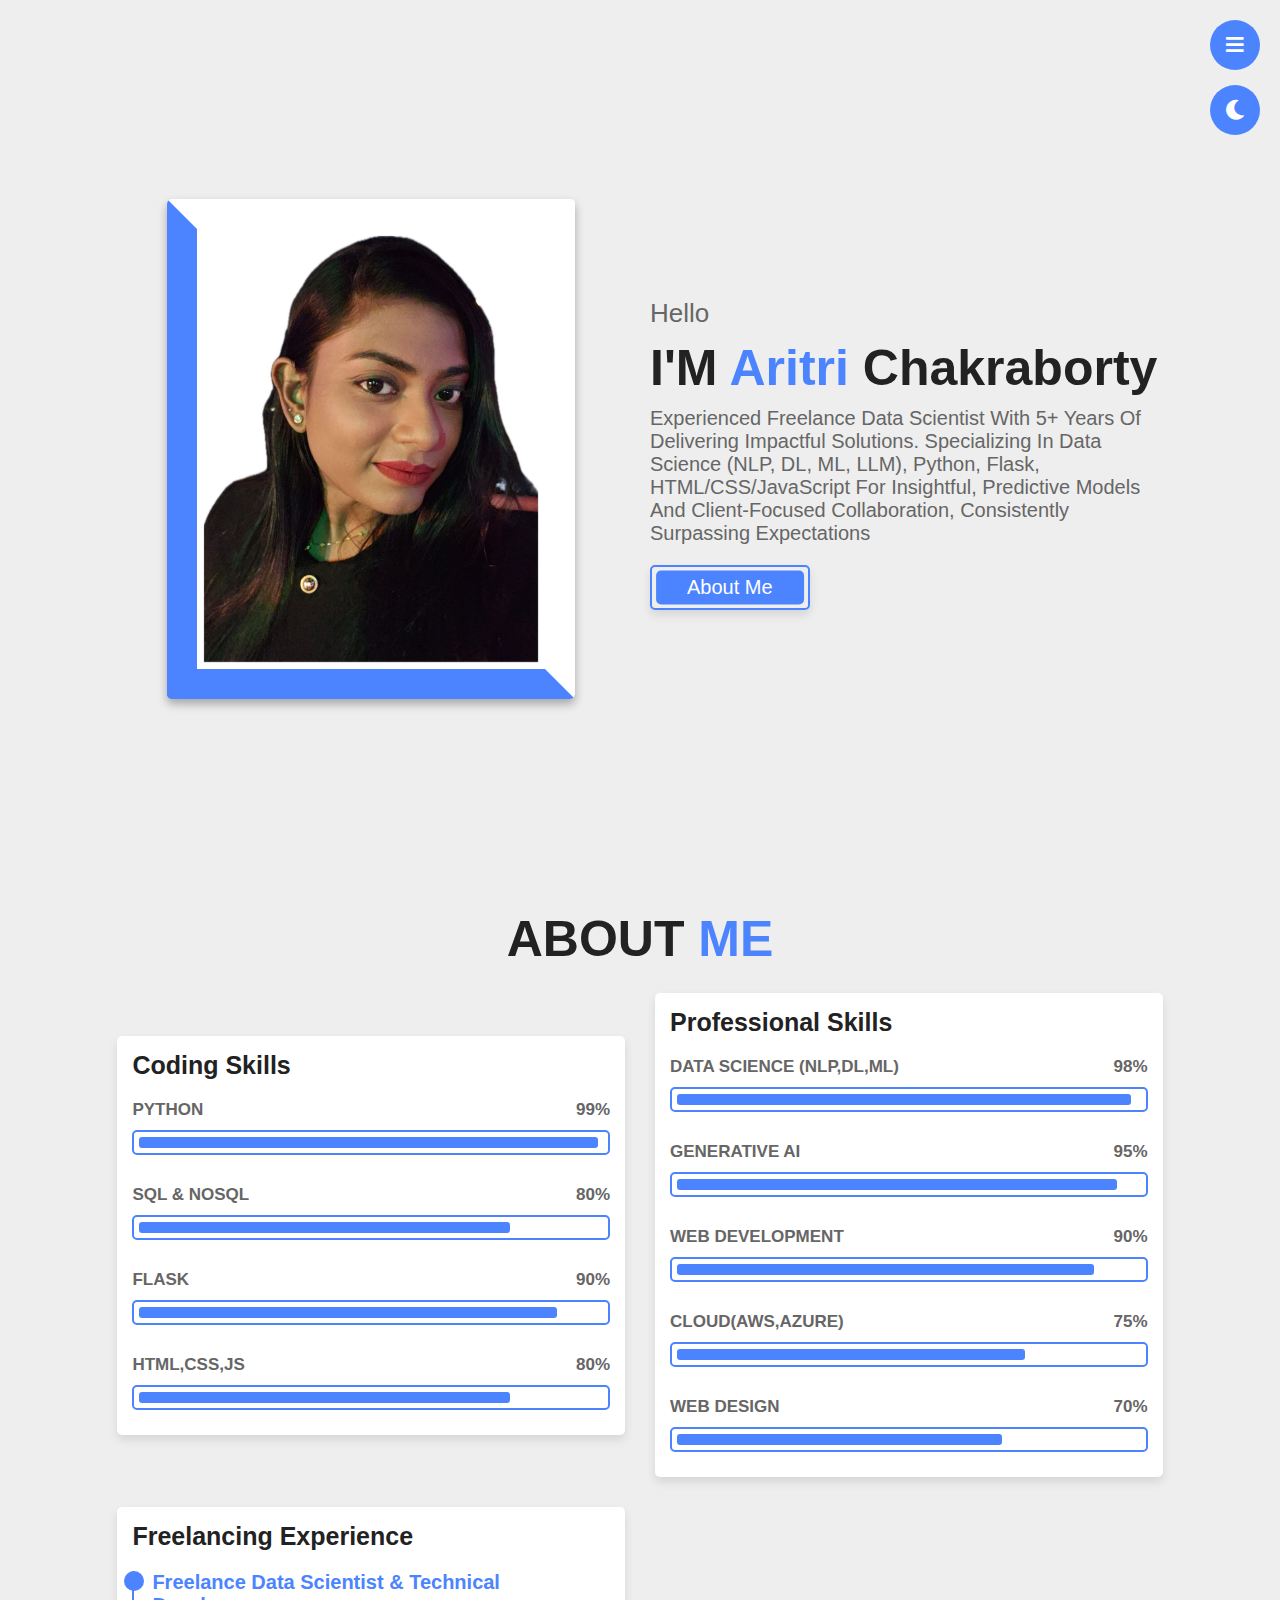
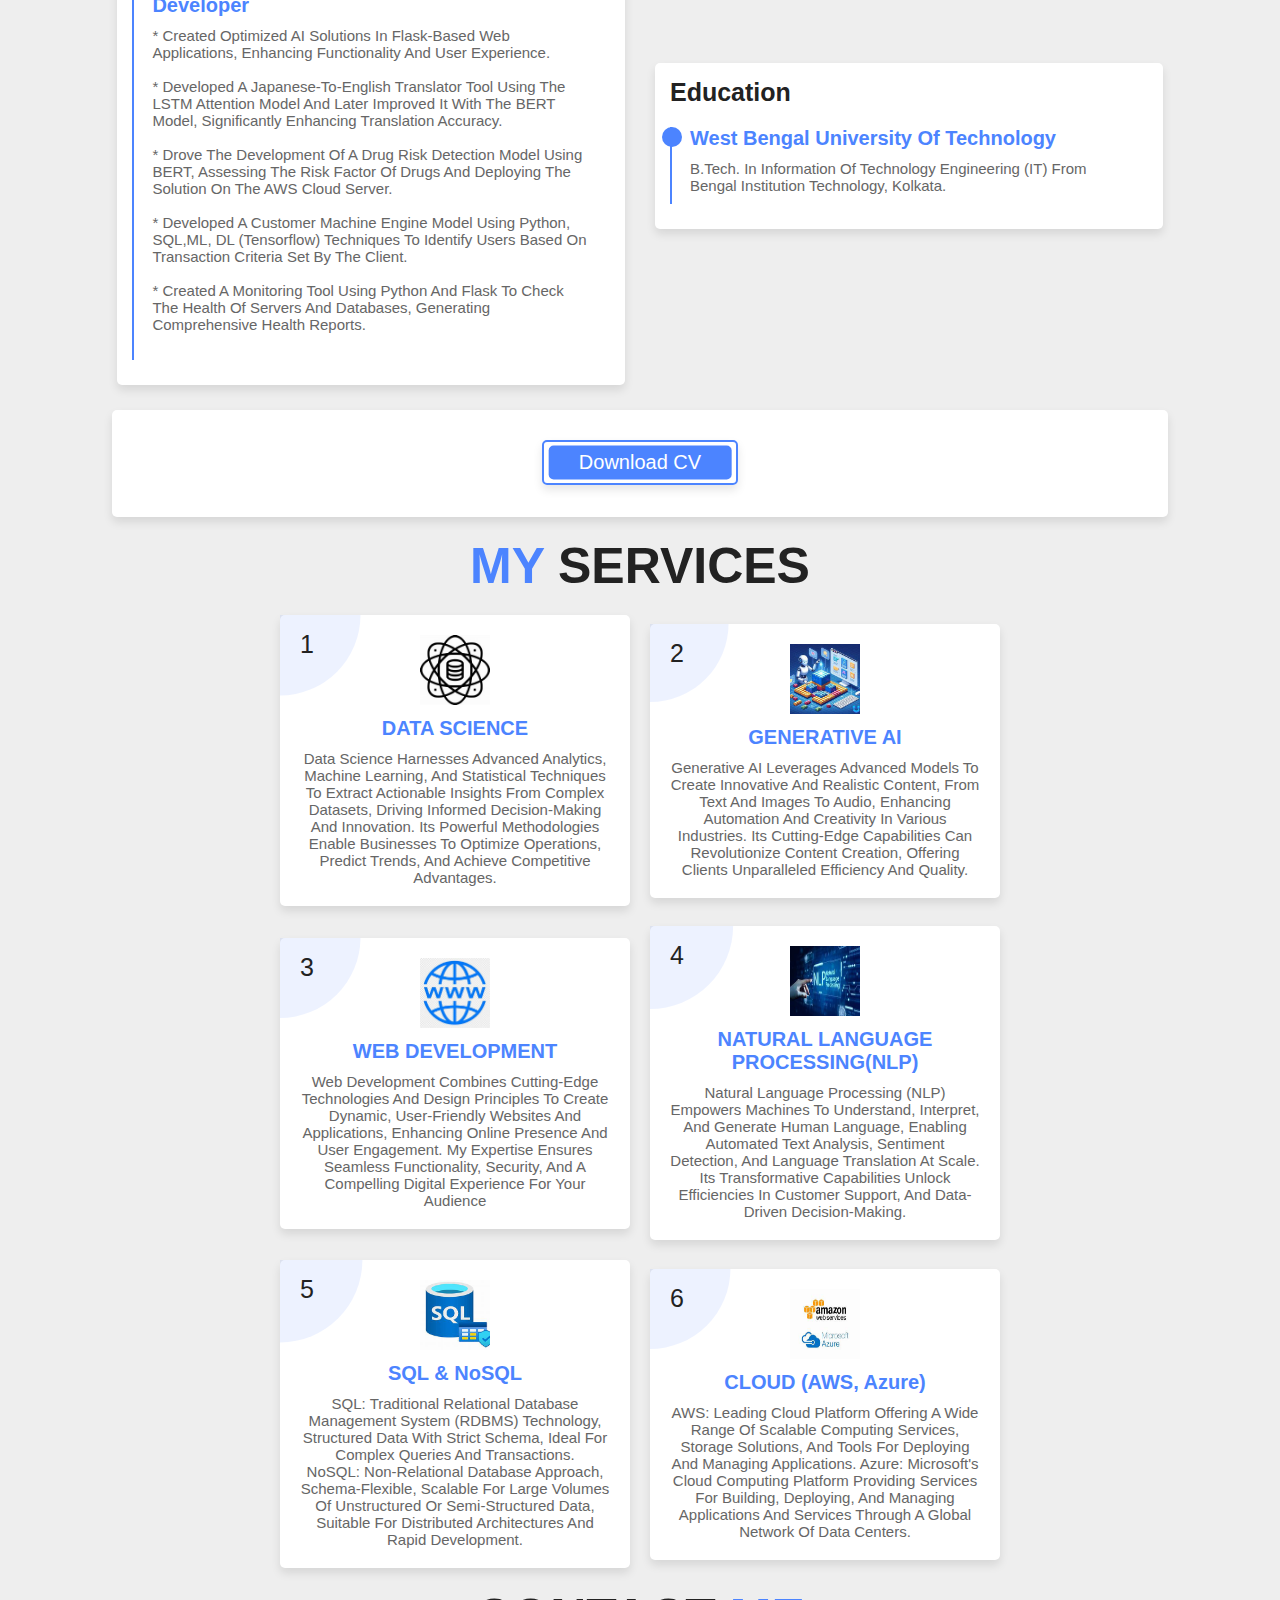
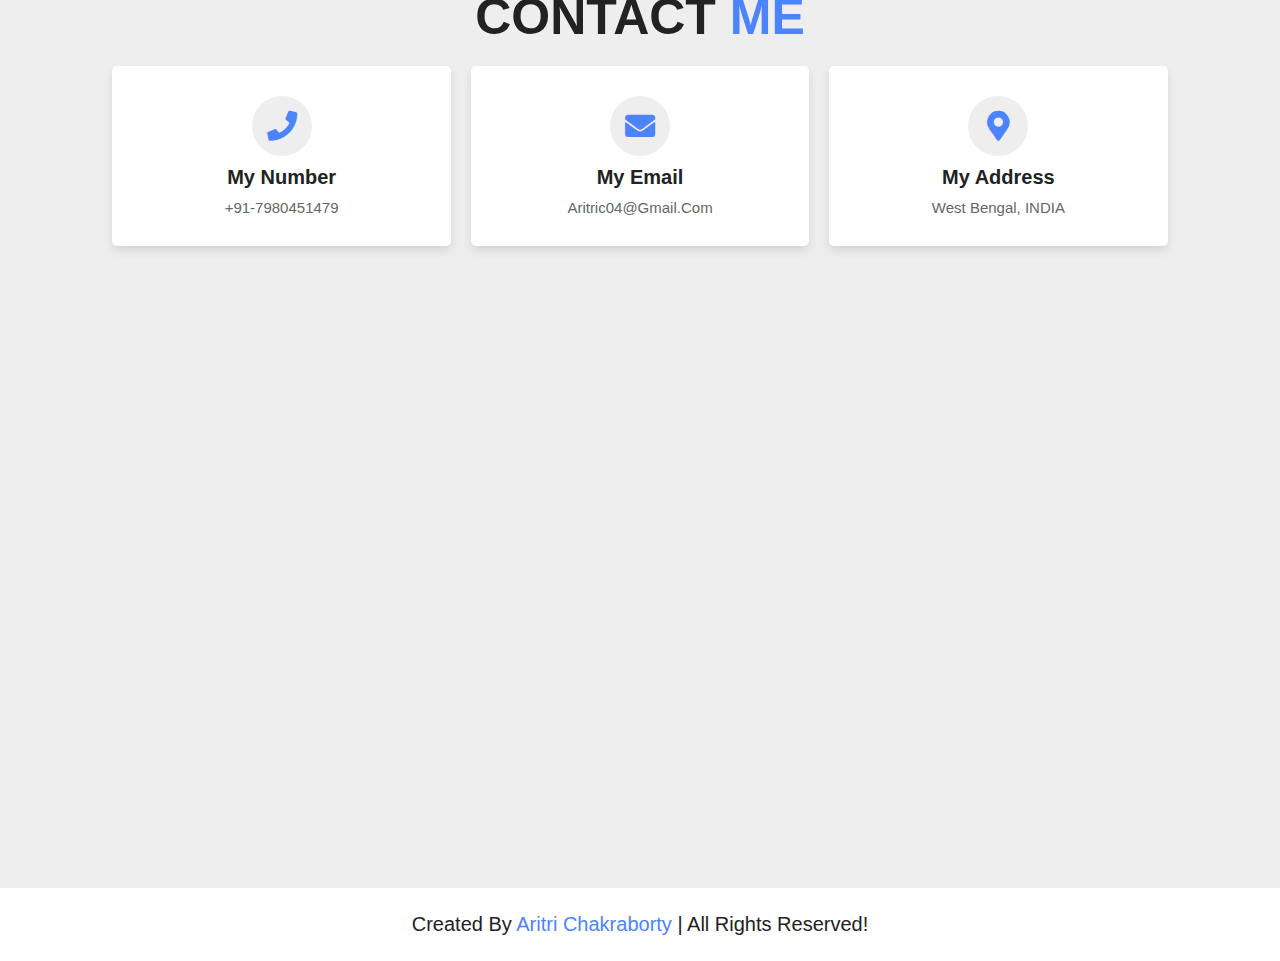
<file: index.html>
<!DOCTYPE html>
<html lang="en">
<head>
    <meta charset="UTF-8">
    <meta name="viewport" content="width=device-width, initial-scale=1.0">
    <title>complete responsive personal portfolio</title>
    <meta charset="utf-8">

    <!-- font awesome cdn link  -->
    <link rel="stylesheet" href="https://cdnjs.cloudflare.com/ajax/libs/font-awesome/5.15.3/css/all.min.css">

    <!-- custom css file link  -->
    <link rel="stylesheet" href="css/style.css">

</head>
<body>
   
<!-- header section starts  -->

<header>

    <div id="menu" class="fas fa-bars"></div>

    <nav class="navbar">
        <a href="#home">home</a>
        <a href="#about">about</a>
        <a href="#services">services</a>
     <!-- <a href="#portfolio">portfolio</a> -->
      <!--  <a href="#blog">blog</a> -->
        <a href="#contact">contact</a>
    </nav>

    <div id="theme-toggler" class="fas fa-moon"></div>

</header>

<!-- header section ends -->

<!-- home section starts  -->

<section class="home" id="home">

    <div class="image">
        <img src="images/main-img.jpg" alt="">
    </div>

    <div class="content">
        <span class="hello">hello</span>
        <h3> I'M <span>Aritri</span> Chakraborty</h3>
        <p>Experienced Freelance Data Scientist with 5+ years of delivering impactful solutions. Specializing in Data Science (NLP, DL, ML, LLM), Python, Flask, HTML/CSS/JavaScript for insightful, predictive models and client-focused collaboration, consistently surpassing expectations</p>
        <a href="#about" class="btn">about me</a>
    </div>

</section>

<!-- home section ends -->

<section class="about" id="about">

    <h1 class="heading"> about <span>me</span> </h1>

    <div class="row">

        <div class="box">
            <h3 class="title">coding skills</h3>
            <div class="progress">
                <h3> PYTHON <span>99%</span> </h3>
                <div class="bar"><span></span></div>
            </div>
            <div class="progress">
                <h3> SQL & NOSQL <span>80%</span> </h3>
                <div class="bar"><span></span></div>
            </div>
            <div class="progress">
                <h3> FLASK <span>90%</span> </h3>
                <div class="bar"><span></span></div>
            </div>
            <div class="progress">
                <h3> HTML,CSS,JS <span>80%</span> </h3>
                <div class="bar"><span></span></div>
            </div>
        </div>

        <div class="box">
            <h3 class="title">professional skills</h3>
            <div class="progress">
                <h3> DATA SCIENCE (NLP,DL,ML) <span>98%</span> </h3>
                <div class="bar"><span></span></div>
            </div>
            <div class="progress">
                <h3> GENERATIVE AI <span>95%</span> </h3>
                <div class="bar"><span></span></div>
            </div>
            <div class="progress">
                <h3> WEB DEVELOPMENT <span>90%</span> </h3>
                <div class="bar"><span></span></div>
            </div>
            <div class="progress">
                <h3> CLOUD(AWS,AZURE) <span>75%</span> </h3>
                <div class="bar"><span></span></div>
            </div>
            <div class="progress">
                <h3> WEB DESIGN <span>70%</span> </h3>
                <div class="bar"><span></span></div>
            </div>
        </div>

        <div class="box">
            <h3 class="title">Freelancing Experience</h3>
            <div class="exp-box">
                <h3>Freelance Data Scientist & Technical Developer</h3>
                <p>
                    * Created optimized AI solutions in Flask-based web applications, enhancing functionality and user experience. <br><br>
                    * Developed a Japanese-to-English Translator Tool using the LSTM attention model and later improved it with the BERT model, significantly enhancing translation accuracy. <br><br>
                    * Drove the development of a Drug Risk Detection Model using BERT, assessing the risk factor of drugs and deploying the solution on the AWS cloud server. <br><br>
                    * Developed a Customer Machine Engine Model using Python, SQL,ML, DL (Tensorflow) techniques to identify users based on transaction criteria set by the client. <br><br>
                    *  Created a Monitoring Tool using Python and flask to check the health of servers and databases, generating comprehensive health reports. <br><br>
                </p>
            </div>
            
        </div>

        <div class="box">
            <h3 class="title">Education</h3>
            <div class="exp-box">
                <h3>West Bengal University of Technology</h3>
                <p> B.Tech. in Information of Technology Engineering (IT) from Bengal Institution Technology, Kolkata.</p>
            </div>
        </div>

    </div>

    <div class="download">
        <a href="https://drive.google.com/file/d/1LhPytm2amwQoOBoUnlgUlk98u7UULxBl/view?usp=sharing " class="btn"> download CV </a>
    </div>

</section>

<!-- service section starts  -->

<section class="services" id="services">

    <h1 class="heading"> <span>my</span> services </h1>

    <div class="box-container">

        <div class="box">
            <span class="number">1</span>
            <img src="images/s1.png" alt="">
            <h3>DATA SCIENCE</h3>
            <p>Data science harnesses advanced analytics, machine learning, and statistical techniques to extract actionable insights from complex datasets, driving informed decision-making and innovation. Its powerful methodologies enable businesses to optimize operations, predict trends, and achieve competitive advantages.</p>
        </div>

        <div class="box">
            <span class="number">2</span>
            <img src="images/s2.png" alt="">
            <h3>GENERATIVE AI</h3>
            <p>Generative AI leverages advanced models to create innovative and realistic content, from text and images to audio, enhancing automation and creativity in various industries. Its cutting-edge capabilities can revolutionize content creation, offering clients unparalleled efficiency and quality.            </p>
        </div>

        <div class="box">
            <span class="number">3</span>
            <img src="images/s5.png" alt="">
            <h3>WEB DEVELOPMENT</h3>
            <p>Web development combines cutting-edge technologies and design principles to create dynamic, user-friendly websites and applications, enhancing online presence and user engagement. My expertise ensures seamless functionality, security, and a compelling digital experience for your audience</p>
        </div>


        <div class="box">
            <span class="number">4</span>
            <img src="images/s3.png" alt="">
            <h3>NATURAL LANGUAGE PROCESSING(NLP)</h3>
            <p>Natural Language Processing (NLP) empowers machines to understand, interpret, and generate human language, enabling automated text analysis, sentiment detection, and language translation at scale. Its transformative capabilities unlock efficiencies in customer support, and data-driven decision-making.</p>
        </div>

        <div class="box">
            <span class="number">5</span>
            <img src="images/s4.png" alt="">
            <h3>SQL & NoSQL </h3>
            <p>SQL: Traditional relational database management system (RDBMS) technology, structured data with strict schema, ideal for complex queries and transactions. <br>

                NoSQL: Non-relational database approach, schema-flexible, scalable for large volumes of unstructured or semi-structured data, suitable for distributed architectures and rapid development.</p>
        </div>

        

        <div class="box">
            <span class="number">6</span>
            <img src="images/s6.png" alt="">
            <h3>CLOUD (AWS, Azure)</h3>
            <p>AWS: Leading cloud platform offering a wide range of scalable computing services, storage solutions, and tools for deploying and managing applications.

                Azure: Microsoft's cloud computing platform providing services for building, deploying, and managing applications and services through a global network of data centers.</p>
        </div>

    </div>

</section>

<!-- service section ends -->

<!-- portfolio section starts  -->

<!-- <section class="portfolio" id="portfolio">

    <h1 class="heading"> <span>my</span> portfolio </h1>

    <div class="button-container">
        <div class="btn" data-filter="all">all</div>
        <div class="btn" data-filter="design">design</div>
        <div class="btn" data-filter="code">code</div>
        <div class="btn" data-filter="website">website</div>
        <div class="btn" data-filter="brand">brand</div>
    </div>

    <div class="image-container">

        <div class="box design">
            <img src="images/img1.jpg" alt="">
            <div class="info">
                <h3>PROJECT TITLE</h3>
            </div>
        </div>

        <div class="box design">
            <img src="images/img2.jpg" alt="">
            <div class="info">
                <h3>PROJECT TITLE</h3>
            </div>
        </div>

        <div class="box design">
            <img src="images/img3.jpg" alt="">
            <div class="info">
                <h3>PROJECT TITLE</h3>
            </div>
        </div>

        <div class="box code">
            <img src="images/img4.jpg" alt="">
            <div class="info">
                <h3>PROJECT TITLE</h3>
            </div>
        </div>

        <div class="box code">
            <img src="images/img5.jpg" alt="">
            <div class="info">
                <h3>PROJECT TITLE</h3>
            </div>
        </div>

        <div class="box website">
            <img src="images/img6.jpg" alt="">
            <div class="info">
                <h3>PROJECT TITLE</h3>
            </div>
        </div>

        <div class="box brand">
            <img src="images/img7.jpg" alt="">
            <div class="info">
                <h3>PROJECT TITLE</h3>
            </div>
        </div>

        <div class="box brand">
            <img src="images/img8.jpg" alt="">
            <div class="info">
                <h3>PROJECT TITLE</h3>
            </div>
        </div>

        <div class="box brand">
            <img src="images/img9.jpg" alt="">
            <div class="info">
                <h3>PROJECT TITLE</h3>
            </div>
        </div>

    </div>

</section> -->



<!-- portfolio section ends --> 

<!-- contact section starts  -->

<section class="contact" id="contact">

    <h1 class="heading"> contact <span>me</span> </h1>

    <div class="box-container">
        
        <div class="box">
            <i class="fas fa-phone"></i>
            <h3>my number</h3>
            <p>+91-7980451479</p>
        </div>

        <div class="box">
            <i class="fas fa-envelope"></i>
            <h3>my email</h3>
            <p>aritric04@gmail.com</p>
        </div>

        <div class="box">
            <i class="fas fa-map-marker-alt"></i>
            <h3>my address</h3>
            <p>West Bengal, INDIA</p>
        </div>

    </div>

   

</section>

<!-- contact section ends -->

<!-- footer section  -->

<div class="footer">created by <span> Aritri Chakraborty </span> | all rights reserved!</div>























<!-- jquery cdn link  -->
<script src="https://cdnjs.cloudflare.com/ajax/libs/jquery/3.6.0/jquery.min.js"></script>

<!-- custom js file link  -->
<script src="js/script.js"></script>

</body>
</html>
</file>
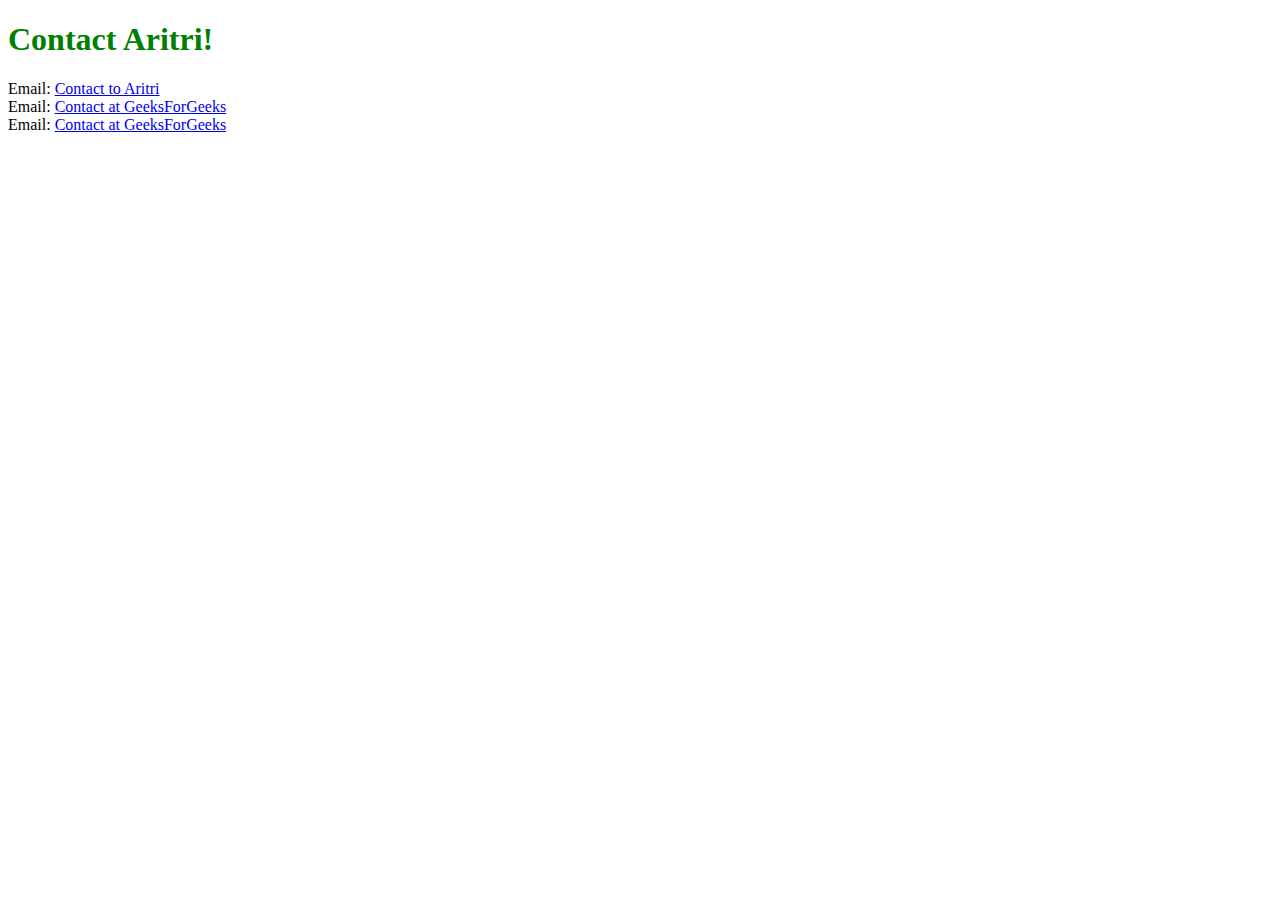
<file: test.html>
<!--html code to apply mailto link-->
<!DOCTYPE html>
<html>

<head>
  <title>Contact</title>
</head>

<body>
  <h1 style="color: Green;">
    Contact Aritri!
  </h1>

  <!-- Only user email address added -->
  <label>Email: </label>

  <a href="mailto:aritric04@gmail.com">
    Contact to Aritri
  </a><br />

  <!-- Subject also added user email address -->
  <label>Email: </label>

  <a href="mailto:aritric04@gmail.com?subject=Mail to GeeksForGeeks" target="_blank">
    Contact at GeeksForGeeks
  </a>
  <br />

  <!-- CC and BCC emails added with subject 
        and body text field -->
  <label>Email: </label>

  <a href="mailto:feedback@geeksforgeeks.org?cc=feedback@xyz.com&bcc=contact@xyz.org&subject=Mail to 
           GeeksForGeeks&body=Demo email"
    target="_blank">
    Contact at GeeksForGeeks
  </a>
</body>

</html>
</file>
<file: css/style.css>
:root{
    --main-color:#4C84FF;
    --primary-bg-color:#fff;
    --secondary-bg-color:#eee;
    --primary-text-color:#222;
    --secondary-text-color:#666;
}

@import url('https://fonts.googleapis.com/css2?family=Roboto:wght@100;300;400&display=swap');

*{
    font-family: 'Roboto', sans-serif;
    margin:0; padding:0;
    box-sizing: border-box;
    text-transform: capitalize;
    outline: none; border:none;
    text-decoration: none;
    transition:all .3s cubic-bezier(.38,1.15,.7,1.12);
}

*::selection{
    background-color: var(--main-color);
    color:#fff;
}

html{
    font-size: 62.5%;
    overflow-x: hidden;
}

html::-webkit-scrollbar{
    width:1.3rem;
}

html::-webkit-scrollbar-track{
    background-color: var(--secondary-bg-color);
}

html::-webkit-scrollbar-thumb{
    background-color: var(--main-color);
}

body{
    background:var(--secondary-bg-color);
}

body.dark-theme{
    --primary-bg-color:#252C48;
    --secondary-bg-color:#171C32;
    --primary-text-color:#fff;
    --secondary-text-color:#eee;
}

section{
    min-height: 100vh;
    padding:1rem;
    padding:0 8%;
}

.btn{
    display: inline-block;
    padding:.9rem 3.5rem;
    font-size: 2rem;
    background:none;
    color:#fff;
    border-radius: .5rem;
    box-shadow: 0 .5rem 1rem rgba(0,0,0,.1);
    margin-top: 1rem;
    z-index: 0;
    position: relative;
    overflow: hidden;
    border:.2rem solid var(--main-color);
}

.btn::before{
    content: '';
    position: absolute;
    top:50%; left: 50%;
    transform: translate(-50%, -50%);
    border-radius: .5rem;
    background:var(--main-color);
    height:85%;
    width: 95%;
    z-index: -1;
    transition: .2s linear;
}

.btn:hover:before{
    top:100%;
    transform: translate(-50%, 100%);
}

.btn:hover{
    color:var(--primary-text-color);
}

.heading{
    font-size: 5rem;
    color:var(--primary-text-color);
    text-align: center;
    padding:1rem;
    text-transform: uppercase;
}

.heading span{
    color:var(--main-color);
    text-transform: uppercase;
}

#menu{
    font-size: 2rem;
    background:var(--main-color);
    color:#fff;
    border-radius: 5rem;
    height:5rem;
    width:5rem;
    text-align: center;
    line-height: 5rem;
    position: fixed;
    top: 2rem; right:2rem;
    z-index: 1000;
    cursor: pointer;
}

#menu.fa-times{
    transform:rotate(-180deg);
}

.navbar{
    position: fixed;
    top:2.4rem; right:2.5rem;
    padding:1.1rem 2rem;
    padding-right: 4rem;
    z-index: 999;
    border:.2rem solid var(--main-color);
    border-radius: 1rem;
    background:var(--primary-bg-color);
    opacity: 0;
    transform-origin: top right;
    transform: scale(0);
}

.navbar.nav-toggle{
    opacity: 1;
    transform: scale(1);
}

.navbar a{
    display: block;
    font-size: 2rem;
    padding:1rem;
    padding-right: 7rem;
    color:var(--primary-text-color);
}

.navbar a:hover{
    color:var(--main-color);
    transform: translateX(1rem);
}

.home{
    display: flex;
    align-items: center;
    justify-content: center;
    flex-wrap: wrap;
}

.home .image{
    flex:1 1 40rem;
    padding:1rem;
    text-align: center;
}

.home .image img{
    height:50rem;
    box-shadow: 0 .5rem 1rem rgba(0,0,0,.3);
    border-top: 3rem solid var(--primary-bg-color);
    border-right: 3rem solid var(--primary-bg-color);
    border-bottom: 3rem solid var(--main-color);
    border-left: 3rem solid var(--main-color);
    border-radius: .5rem;
}

.home .content{
    flex:1 1 40rem;
    padding:1rem;
}

.home .content .hello{
    display: inline-block;
    padding:1rem 0;
    font-size: 2.6rem;
    color:var(--secondary-text-color);
}

.home .content h3{
    color:var(--primary-text-color);
    font-size: 5rem;
}

.home .content h3 span{
    color:var(--main-color);
}

.home .content p{
    padding:1rem 0;
    color:var(--secondary-text-color);
    font-size: 2rem;
}

.about .row{
    display: flex;
    align-items: center;
    justify-content: center;
    flex-wrap: wrap;
}

.about .row .box{
    flex:1 1 40rem;
    background-color: var(--primary-bg-color);
    border-radius: .5rem;
    box-shadow: 0 .5rem 1rem rgba(0,0,0,.1);
    padding:.5rem 1.5rem;
    margin:1.5rem;
}

.about .row .box .title{
    color:var(--primary-text-color);
    font-size: 2.5rem;
    padding:1rem 0;
}

.about .row .box .progress{
    padding:1rem 0;
}

.about .row .box .progress h3{
    font-size: 1.7rem;
    color:var(--secondary-text-color);
    display: flex;
    justify-content: space-between;
}

.about .row .box .progress .bar{
    height: 2.5rem;
    border-radius: .5rem;
    border:.2rem solid var(--main-color);
    padding:.5rem;
    margin:1rem 0;
}

.about .row .box .progress .bar span{
    height: 100%;
    border-radius: .3rem;
    background-color: var(--main-color);
    display: block;
}

.about .row .box:nth-child(1) .progress:nth-child(2) .bar span{
    width: 99%;
}

.about .row .box:nth-child(1) .progress:nth-child(3) .bar span{
    width: 80%;
}

.about .row .box:nth-child(1) .progress:nth-child(4) .bar span{
    width: 90%;
}

.about .row .box:nth-child(1) .progress:nth-child(5) .bar span{
    width: 80%;
}

.about .row .box:nth-child(2) .progress:nth-child(2) .bar span{
    width: 98%;
}

.about .row .box:nth-child(2) .progress:nth-child(3) .bar span{
    width: 95%;
}

.about .row .box:nth-child(2) .progress:nth-child(4) .bar span{
    width: 90%;
}

.about .row .box:nth-child(2) .progress:nth-child(5) .bar span{
    width: 75%;
}

.about .row .box:nth-child(2) .progress:nth-child(6) .bar span{
    width: 70%;
}

.about .row .box .exp-box{
    padding:0 1.8rem;
    margin-top: 1rem;
    margin-bottom: 2rem;
    border-left: .2rem solid var(--main-color);
    position: relative;
}

.about .row .box .exp-box h3{
    color:var(--main-color);
    font-size: 2rem;
}

.about .row .box .exp-box p{
    color:var(--secondary-text-color);
    font-size: 1.5rem;
    padding:1rem 0;
}

.about .row .box .exp-box::before{
    content:'';
    position: absolute;
    top:0; left: -1rem;
    border-radius: 50%;
    height: 2rem;
    width: 2rem;
    background: var(--main-color);
}

.about .download{
    background:var(--primary-bg-color);
    border-radius: .5rem;
    text-align: center;
    box-shadow: 0 .5rem 1rem rgba(0,0,0,.1);
    padding:2rem;
    padding-bottom: 3rem;
    margin:1rem;
}

.services .box-container{
    display: flex;
    align-items: center;
    justify-content: center;
    flex-wrap: wrap;
}

.services .box-container .box{
    background:var(--primary-bg-color);
    border-radius: .5rem;
    box-shadow: 0 .5rem 1rem rgba(0,0,0,.1);
    margin:1rem;
    padding:1rem;
    width:35rem;
    text-align: center;
    position: relative;
    z-index: 0;
}

.services .box-container .box .number{
    position: absolute;
    top:1.5rem; left: 2rem;
    font-size: 2.5rem;
    color:var(--primary-text-color);
}

.services .box-container .box img{
    height:7rem;
    width:7rem;
    margin:1rem;
}

.services .box-container .box h3{
    font-size: 2rem;
    color:var(--main-color);
}

.services .box-container .box p{
    font-size: 1.5rem;
    color:var(--secondary-text-color);
    padding:1rem;
}

.services .box-container .box::before{
    content: '';
    position: absolute;
    top:0; left: 0;
    height: 100%;
    width: 100%;
    background:var(--main-color);
    z-index: -1;
    clip-path: circle(25% at 0 0);
    opacity: .1;
    transition: .3s;
}

.services .box-container .box:hover::before{
    clip-path: circle(100%);
}

.portfolio .button-container{
    display: flex;
    align-items: center;
    justify-content: center;
    flex-wrap: wrap;
    padding:1rem 0;
}

.portfolio .button-container .btn{
    margin:1rem;
    cursor: pointer;
}

.portfolio .image-container{
    display: flex;
    align-items: center;
    justify-content: center;
    flex-wrap: wrap;
    padding: 1rem 0;
}

.portfolio .image-container .box{
    width:35rem;
    margin: 1rem;
    border-radius: .5rem;
    box-shadow: 0 .5rem 1rem rgba(0,0,0,.1);
    overflow: hidden;
    height: 25rem;
    position: relative;
    border:1.5rem solid var(--primary-bg-color);
    cursor: pointer;
}

.portfolio .image-container .box img{
    height: 100%;
    width: 100%;
    object-fit: cover;
}

.portfolio .image-container .box .info{
    position: absolute;
    top:0; left: 0;
    height: 100%;
    width: 100%;
    background:var(--primary-bg-color);
    display: flex;
    align-items: center;
    justify-content: center;
    flex-wrap: wrap;
    opacity: .9;
    transform: scale(0);
}

.portfolio .image-container .box:hover .info{
    transform: scale(1);
}

.portfolio .image-container .box .info h3{
    font-size: 2.5rem;
    color:var(--primary-text-color);
}

.blog .box-container{
    display: flex;
    align-items: center;
    justify-content: center;
    flex-wrap: wrap;
}

.blog .box-container .box{
    width:33rem;
    border-radius: .5rem;
    box-shadow: 0 .5rem 1rem rgba(0,0,0,.1);
    margin:1.5rem;
    background: var(--primary-bg-color);
    overflow: hidden;
}

.blog .box-container .box img{
    width: 100%;
    height: 20rem;
    object-fit: cover;
}

.blog .box-container .box .content{
    padding:1.5rem;
}

.blog .box-container .box .content .info{
    border-radius: .5rem;
    box-shadow: 0 .5rem 1rem rgba(0,0,0,.1);
    text-align: center;
    position: relative;
    font-size: 1.5rem;
    color:var(--primary-text-color);
    background:var(--secondary-bg-color);
    padding:1rem;
    margin-top: -4rem;
    margin-bottom: 1rem;
}

.blog .box-container .box .content .info i{
    color:var(--main-color);
    padding:0 1rem;
}

.blog .box-container .box .content .title{
    color:var(--primary-text-color);
    display: block;
    font-size: 2.5rem;
    padding:.5rem 0;
}

.blog .box-container .box .content .title:hover{
    text-decoration: underline;
    color:var(--main-color);
}

.blog .box-container .box .content p{
    color:var(--secondary-text-color);
    padding:.5rem 0;
    font-size: 1.5rem;
}

.contact .row{
    display: flex;
    justify-content: center;
    flex-wrap: wrap;
}

.contact .row form{
    flex:1 1 40rem;
    background: var(--primary-bg-color);
    padding: 2rem;
    margin:1rem;
    box-shadow: 0 .5rem 1rem rgba(0,0,0,.1);
    border-radius: .5rem;
}

.contact .row .map{
    flex:1 1 40rem;
    margin:1rem;
    box-shadow: 0 .5rem 1rem rgba(0,0,0,.1);
    border-radius: .5rem;
    border:2rem solid var(--primary-bg-color);
    width:100%;
}

.contact .row form .inputBox{
    display: flex;
    justify-content: space-between;
    flex-wrap: wrap;
}

.contact .row form input, .contact .row form textarea{
    padding:1rem 0;
    margin:1rem 0;
    font-size: 1.7rem;
    border-bottom: .1rem solid var(--secondary-text-color);
    text-transform: none;
    background:none;
    color:var(--main-color);
    width: 100%;
}

.contact .row form input::placeholder, .contact .row form textarea::placeholder{
    text-transform: capitalize;
    color:var(--secondary-text-color);
}

.contact .row form input:focus, .contact .row form textarea:focus{
    border-color: var(--main-color);
}

.contact .row form .inputBox input{
    width:49%;
}

.contact .row form textarea{
    height: 15rem;
    resize: none;
}

.contact .row form .btn{
    cursor: pointer;
}

.contact .box-container{
    display: flex;
    justify-content: space-between;
    flex-wrap: wrap;
    align-items: center;
}

.contact .box-container .box{
    flex:1 1 30rem;
    margin:1rem;
    padding:3rem 1rem;
    background:var(--primary-bg-color);
    box-shadow: 0 .5rem 1rem rgba(0,0,0,.1);
    border-radius: .5rem;
    text-align: center;
}

.contact .box-container .box i{
    height: 6rem;
    width:6rem;
    line-height: 6rem;
    border-radius: 50%;
    font-size: 3rem;
    background:var(--secondary-bg-color);
    color:var(--main-color);
}

.contact .box-container .box h3{
    color:var(--primary-text-color);
    padding:1rem 0;
    font-size: 2rem;
}

.contact .box-container .box p{
    font-size: 1.5rem;
    color:var(--secondary-text-color);
}

.footer{
    padding:2.5rem 1rem;
    text-align: center;
    font-size: 2rem;
    color:var(--primary-text-color);
    background: var(--primary-bg-color);
    margin-top: 1rem;
}

.footer span{
    color:var(--main-color);
}

#theme-toggler{
    position: fixed;
    top:8.5rem; right:2rem;
    z-index: 998;
    height: 5rem;
    width:5rem;
    line-height: 5rem;
    text-align: center;
    font-size: 2rem;
    background:var(--main-color);
    color:#fff;
    cursor: pointer;
    border-radius: 5rem;
}

#theme-toggler.fa-sun{
    transform:rotate(-180deg);
}
























/* media queries  */

@media (max-width:991px){

    html{
        font-size: 55%;
    }

    section{
        padding:1rem;
        padding: 0 3%;
    }

}

@media (max-width:768px){

    .home .image img{
        height: auto;
        width: 100%;
    }

}

@media (max-width:400px){

    html{
        font-size: 50%;
    }

    .services .box-container .box{
        width: 100%;
    }

    .portfolio .image-container .box{
        width:100%;
    }

    .blog .box-container .box{
        width:100%;
    }

    .contact .row form .inputBox input{
        width:100%;
    }

}
</file>
